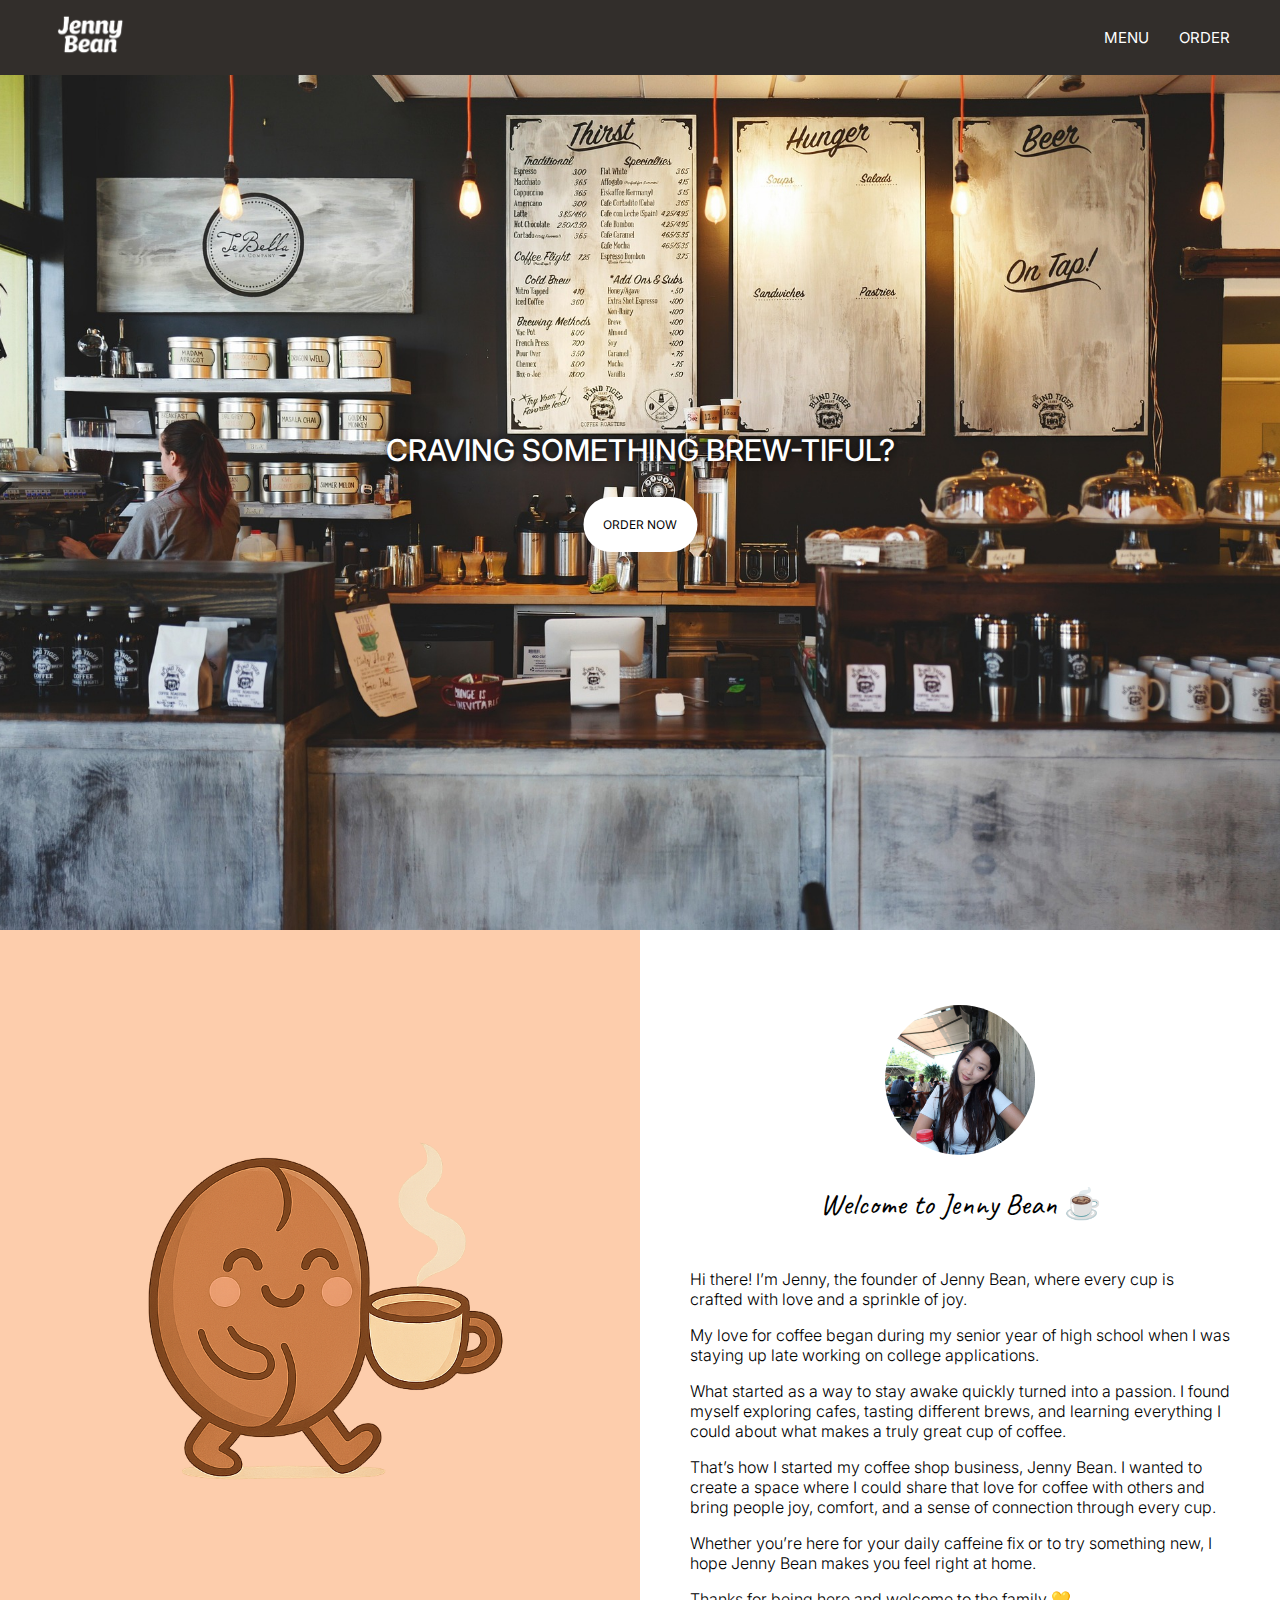
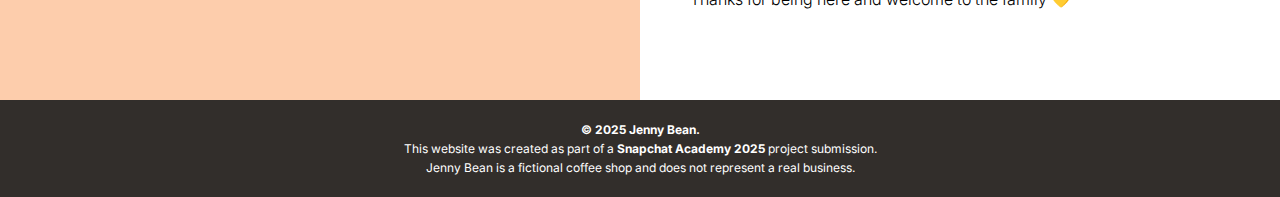
<file: index.html>
<!DOCTYPE html>
<html lang="en">
  <head>
    <meta charset="UTF-8" />
    <meta name="viewport" content="width=device-width, initial-scale=1.0" />
    <title>Jenny Bean</title>
    <!-- website logo -->
    <link rel="icon" href="assets/favicon.png" />
    <link
      href="https://fonts.googleapis.com/css2?family=Caveat&display=swap"
      rel="stylesheet"
    />
    <link
      href="https://fonts.googleapis.com/css2?family=Inter:ital,opsz,wght@0,14..32,100..900;1,14..32,100..900&display=swap"
      rel="stylesheet"
    />
    <link rel="stylesheet" href="./styles/global.css" />
    <link rel="stylesheet" href="./styles/header.css" />
    <link rel="stylesheet" href="./styles/index.css" />
    <link rel="stylesheet" href="./styles/footer.css" />
    <!-- JS scripts (in order!) -->
    <!-- defer = load it last -->
    <script src="./javascripts/data.js" defer></script>
    <script src="./javascripts/search.js" defer></script>
    <script src="./javascripts/filter.js" defer></script>
  </head>
  <body>
    <header>
      <a href="index.html"
        ><img src="assets/icon white.png" class="header-img"
      /></a>
      <div class="header-links">
        <a href="menu.html">MENU</a>
        <a href="order.html">ORDER</a>
      </div>
    </header>

    <div class="hero">
      <div class="hero-text">
        <p class="hero-heading">CRAVING SOMETHING BREW-TIFUL?</p>
        <a href="order.html" class="hero-button">ORDER NOW</a>
      </div>
      <img src="assets/hero2.jpg" />
    </div>

    <div class="about-container">
      <div class="about-section">
        <img src="assets/favicon.png" />
      </div>
      <div class="about-section">
        <img src="assets/jenny.JPG" alt="My profile photo" class="about-img" />
        <p class="about-heading">Welcome to Jenny Bean ☕️</p>
        <div class="about-desc">
          <p>
            Hi there! I’m Jenny, the founder of Jenny Bean, where every cup is
            crafted with love and a sprinkle of joy.
          </p>
          <p>
            My love for coffee began during my senior year of high school when I
            was staying up late working on college applications.
          </p>
          <p>
            What started as a way to stay awake quickly turned into a passion. I
            found myself exploring cafes, tasting different brews, and learning
            everything I could about what makes a truly great cup of coffee.
          </p>
          <p>
            That’s how I started my coffee shop business, Jenny Bean. I wanted
            to create a space where I could share that love for coffee with
            others and bring people joy, comfort, and a sense of connection
            through every cup.
          </p>
          <p>
            Whether you’re here for your daily caffeine fix or to try something
            new, I hope Jenny Bean makes you feel right at home.
          </p>
          <p>Thanks for being here and welcome to the family 💛</p>
        </div>
      </div>
    </div>

    <footer>
      <p><b>© 2025 Jenny Bean.</b></p>
      <p>
        This website was created as part of a
        <b>Snapchat Academy 2025</b> project submission.
      </p>
      <p>
        Jenny Bean is a fictional coffee shop and does not represent a real
        business.
      </p>
    </footer>
  </body>
</html>
</file>
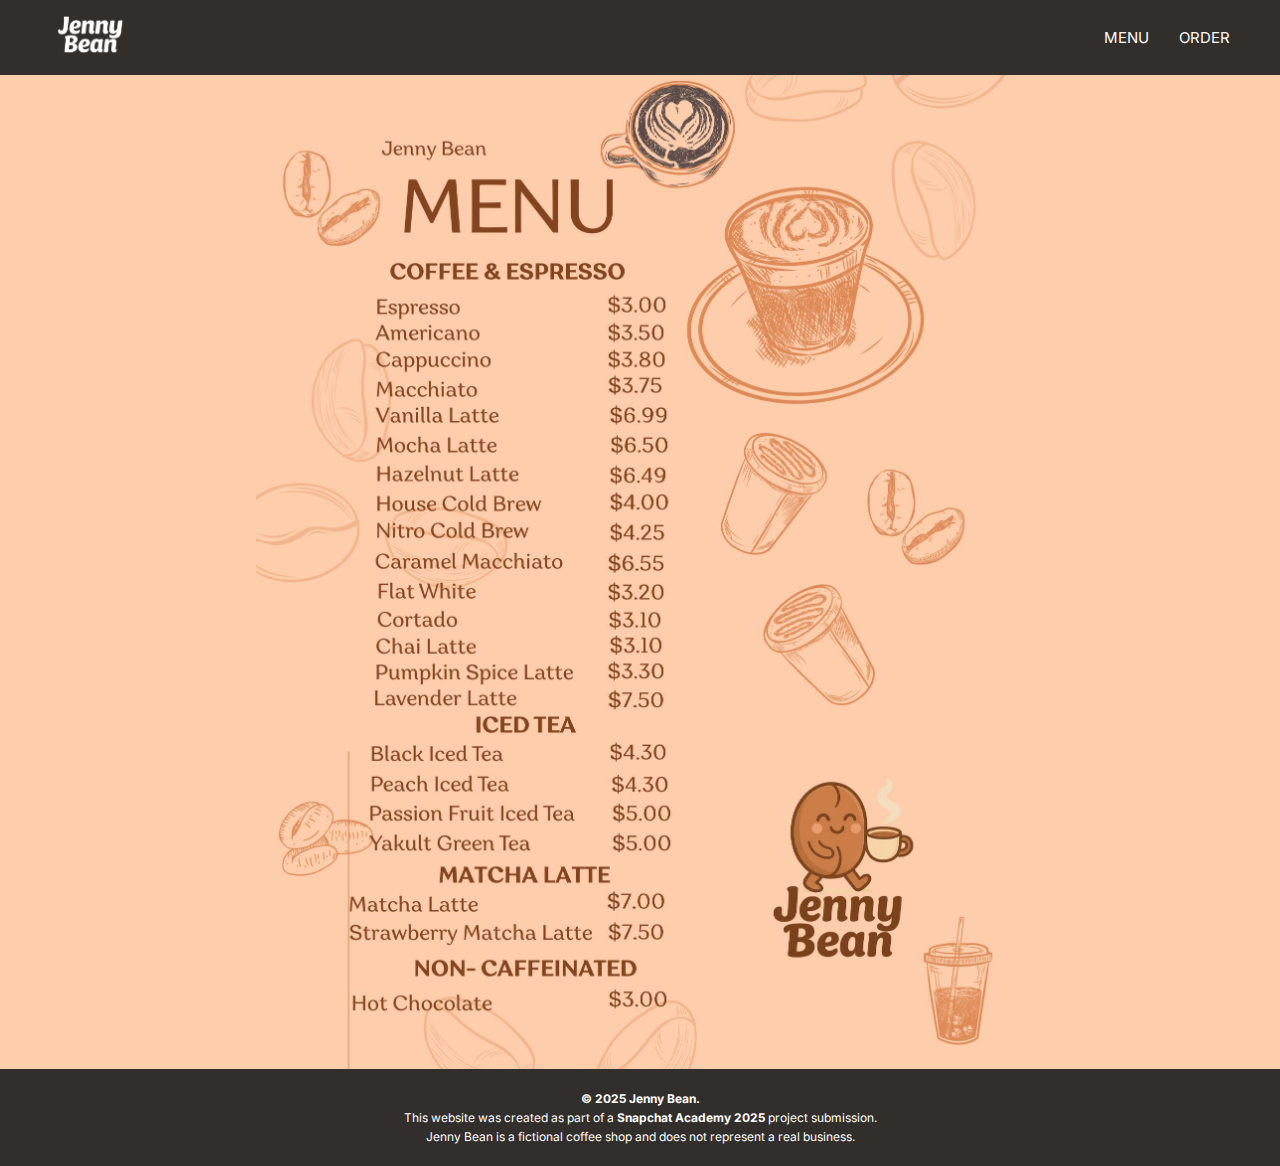
<file: menu.html>
<!DOCTYPE html>
<html lang="en">
  <head>
    <link rel="icon" href="assets/favicon.png" />
    <link
      href="https://fonts.googleapis.com/css2?family=Caveat&display=swap"
      rel="stylesheet"
    />
    <link
      href="https://fonts.googleapis.com/css2?family=Inter:ital,opsz,wght@0,14..32,100..900;1,14..32,100..900&display=swap"
      rel="stylesheet"
    />
    <link rel="stylesheet" href="./styles/global.css" />
    <link rel="stylesheet" href="./styles/header.css" />
    <link rel="stylesheet" href="./styles/footer.css" />
    <link rel="stylesheet" href="./styles/menu.css" />

    <meta charset="UTF-8" />
    <meta name="viewport" content="width=device-width, initial-scale=1.0" />
    <title>Menu - Jenny Bean</title>
  </head>
  <body>
    <header>
      <a href="index.html"
        ><img src="assets/icon white.png" class="header-img"
      /></a>
      <div class="header-links">
        <a href="menu.html">MENU</a>
        <a href="order.html">ORDER</a>
      </div>
    </header>

    <div class="menu-container">
      <img src="assets/Jenny Bean.jpg" alt="Jenny Bean Menu" />
    </div>

    <footer>
      <p><b>© 2025 Jenny Bean.</b></p>
      <p>
        This website was created as part of a
        <b>Snapchat Academy 2025</b> project submission.
      </p>
      <p>
        Jenny Bean is a fictional coffee shop and does not represent a real
        business.
      </p>
    </footer>
  </body>
</html>
</file>
<file: styles/global.css>
/* everything */
* {
  font-family: "Inter", Helvetica, sans-serif;
}

body {
  margin: 0px;
  background-color: #322e2b;
}

.card {
  border: 1px black;
  background-color: white;
  padding: 0.5rem;
  cursor: pointer;
}

.price,
.card label,
.ingredients {
  display: none;
}

.card > .coffee-name {
  margin-bottom: 0.25rem;
}

.card > .description {
  font-size: 0.8rem;
  color: #777;
}

/* hide */
.hide {
  display: none;
}
</file>
<file: styles/header.css>
header {
  background-color: #322e2b;
  margin: 0;
  display: flex;
  flex-direction: row;
  align-items: center;
  justify-content: space-between;
  padding-inline: 50px;
  padding-block: 10px;
}

.header-links {
  height: max-content;
  display: flex;
  flex-direction: row;
  align-items: center;
  gap: 30px;
}

.header-links a {
  color: white;
  text-decoration: none;
  font-size: 15px;
}

.header-img {
  width: 80px;
}
</file>
<file: styles/index.css>
.hero {
  height: 95vh;
  position: relative;
}

.hero img {
  width: 100%;
  height: 100%;
  object-fit: cover;
}

.hero-text {
  /* place the image above the pic */
  position: absolute;
  top: 45%;
  left: 50%;
  /* middle is centered */
  transform: translate(-50%, -50%);
  text-align: center;
}

.hero-heading {
  font-weight: 500;
  font-size: 30px;
  color: white;
  text-shadow: 0px 0px 8px black;
  padding: 15px;
  border-radius: 40px;
}

.hero-button {
  background-color: white;
  padding: 20px;
  font-size: 12px;
  border-radius: 40px;
  cursor: pointer;
  color: inherit;
  text-decoration: none;
}

.about-container {
  display: flex;
  flex-direction: row;
}

/* first element in about container */
.about-container > :first-child {
  background-color: #fdcdac;
}

.about-container > :last-child {
  padding-block: 75px;
  background-color: white;
}

.about-container > :first-child img {
  width: 400px;
}
.about-section {
  width: 50%;
  display: flex;
  flex-direction: column;
  align-items: center;
  justify-content: center;
}

.about-heading {
  font-family: "Caveat", cursive;
  font-size: 30px;
}
.about-img {
  width: 150px;
  height: 150px;
  border-radius: 50%;
  object-fit: cover;
}

.about-desc {
  padding-inline: 50px;
  font-weight: 300;
}
</file>
<file: styles/footer.css>
footer {
  background-color: #322e2b;
  color: white;
  padding-inline: 50px;
  padding-block: 20px;
}

footer p {
  color: white;
  margin: 0;
  text-align: center;
  padding-block: 2px;
  font-size: 12px;
}
</file>
<file: styles/menu.css>
.menu-container {
  background-color: #fdcdac;
  display: flex;
  justify-content: center;
}

.menu-container img {
  width: 60%;
}
</file>
